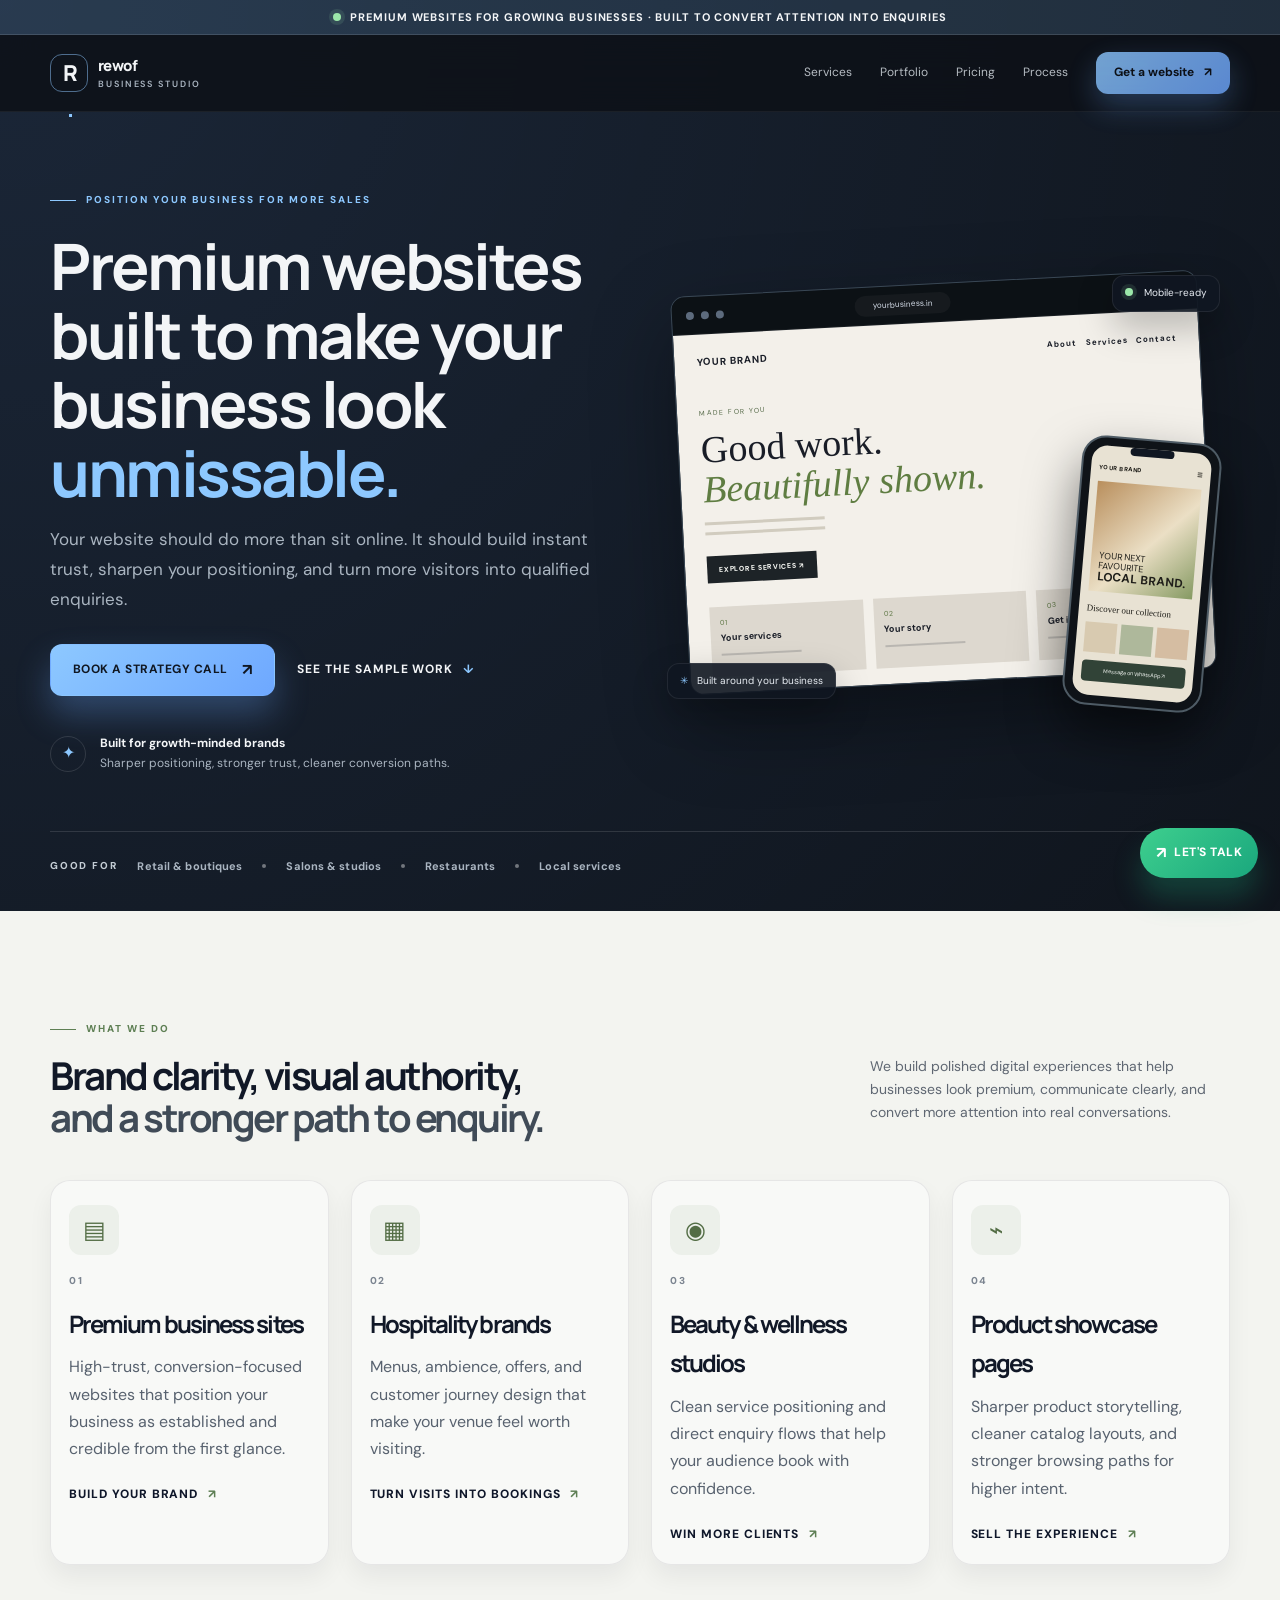
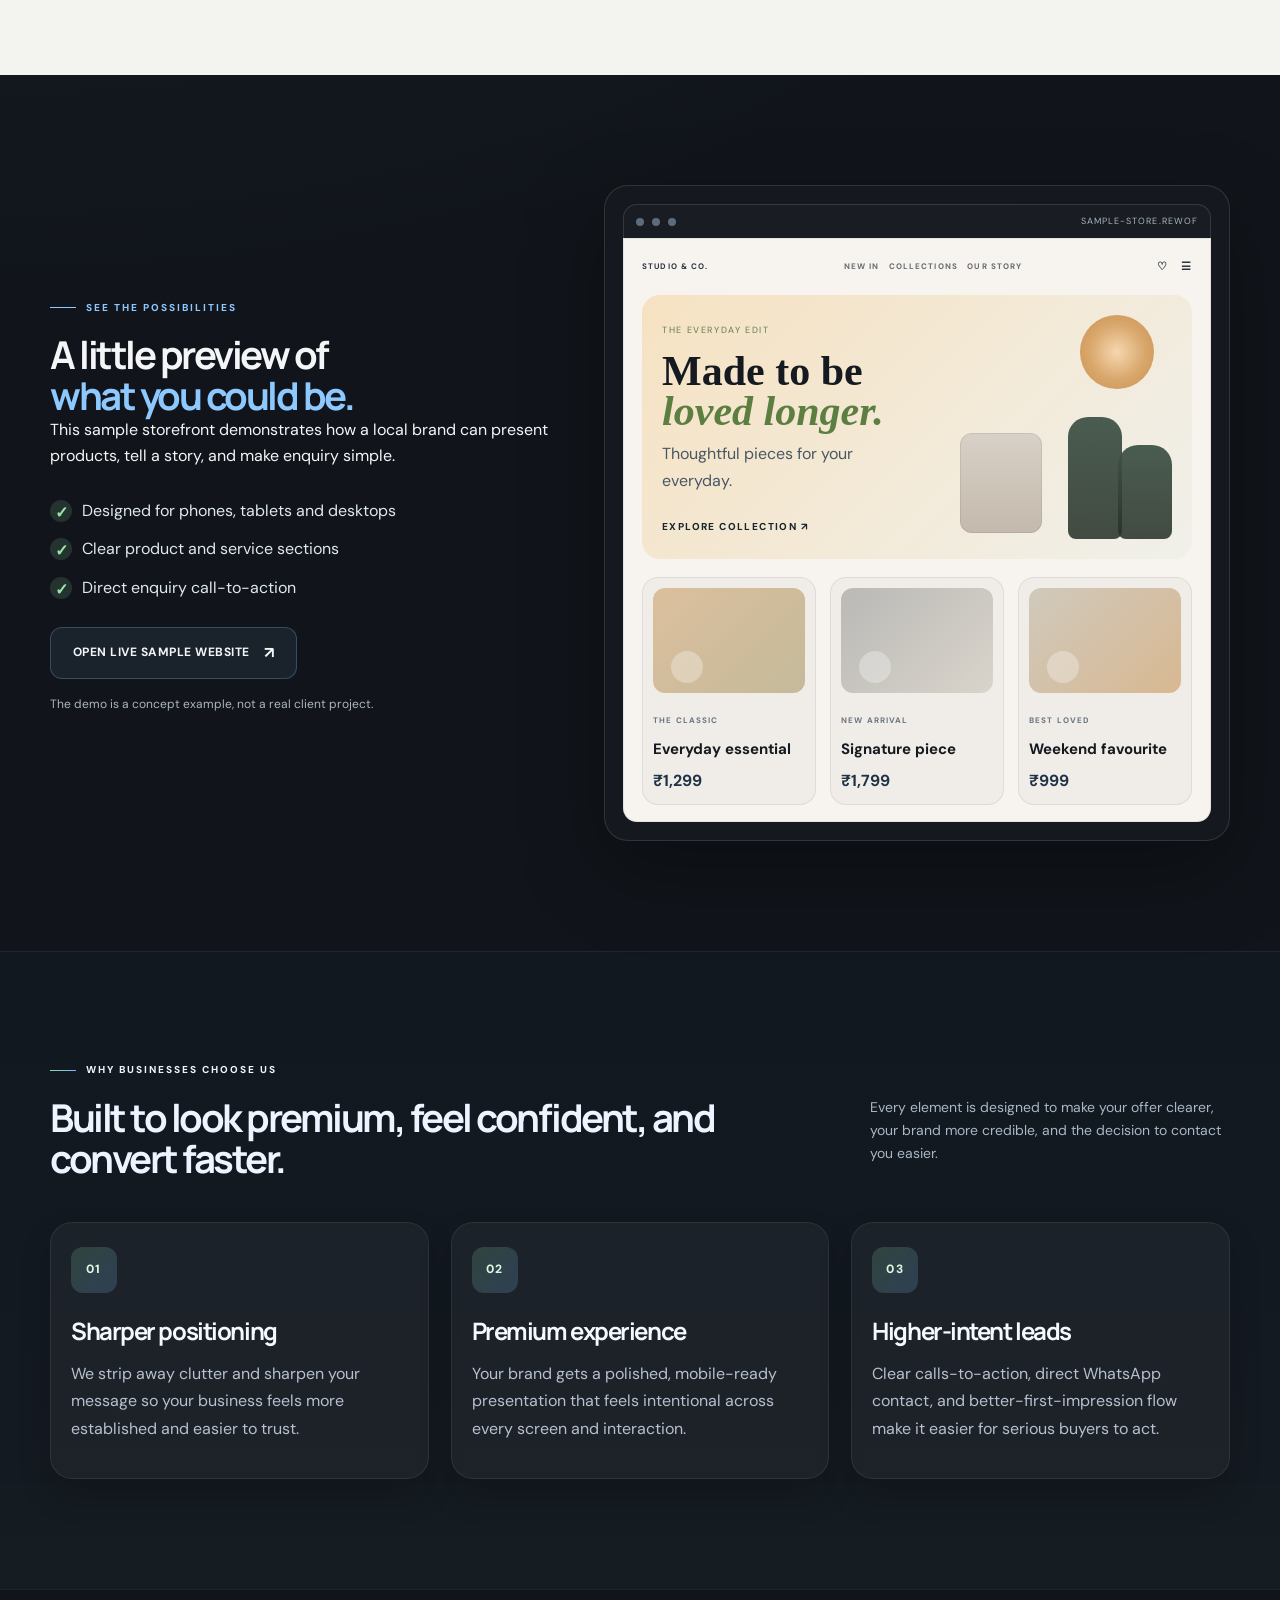
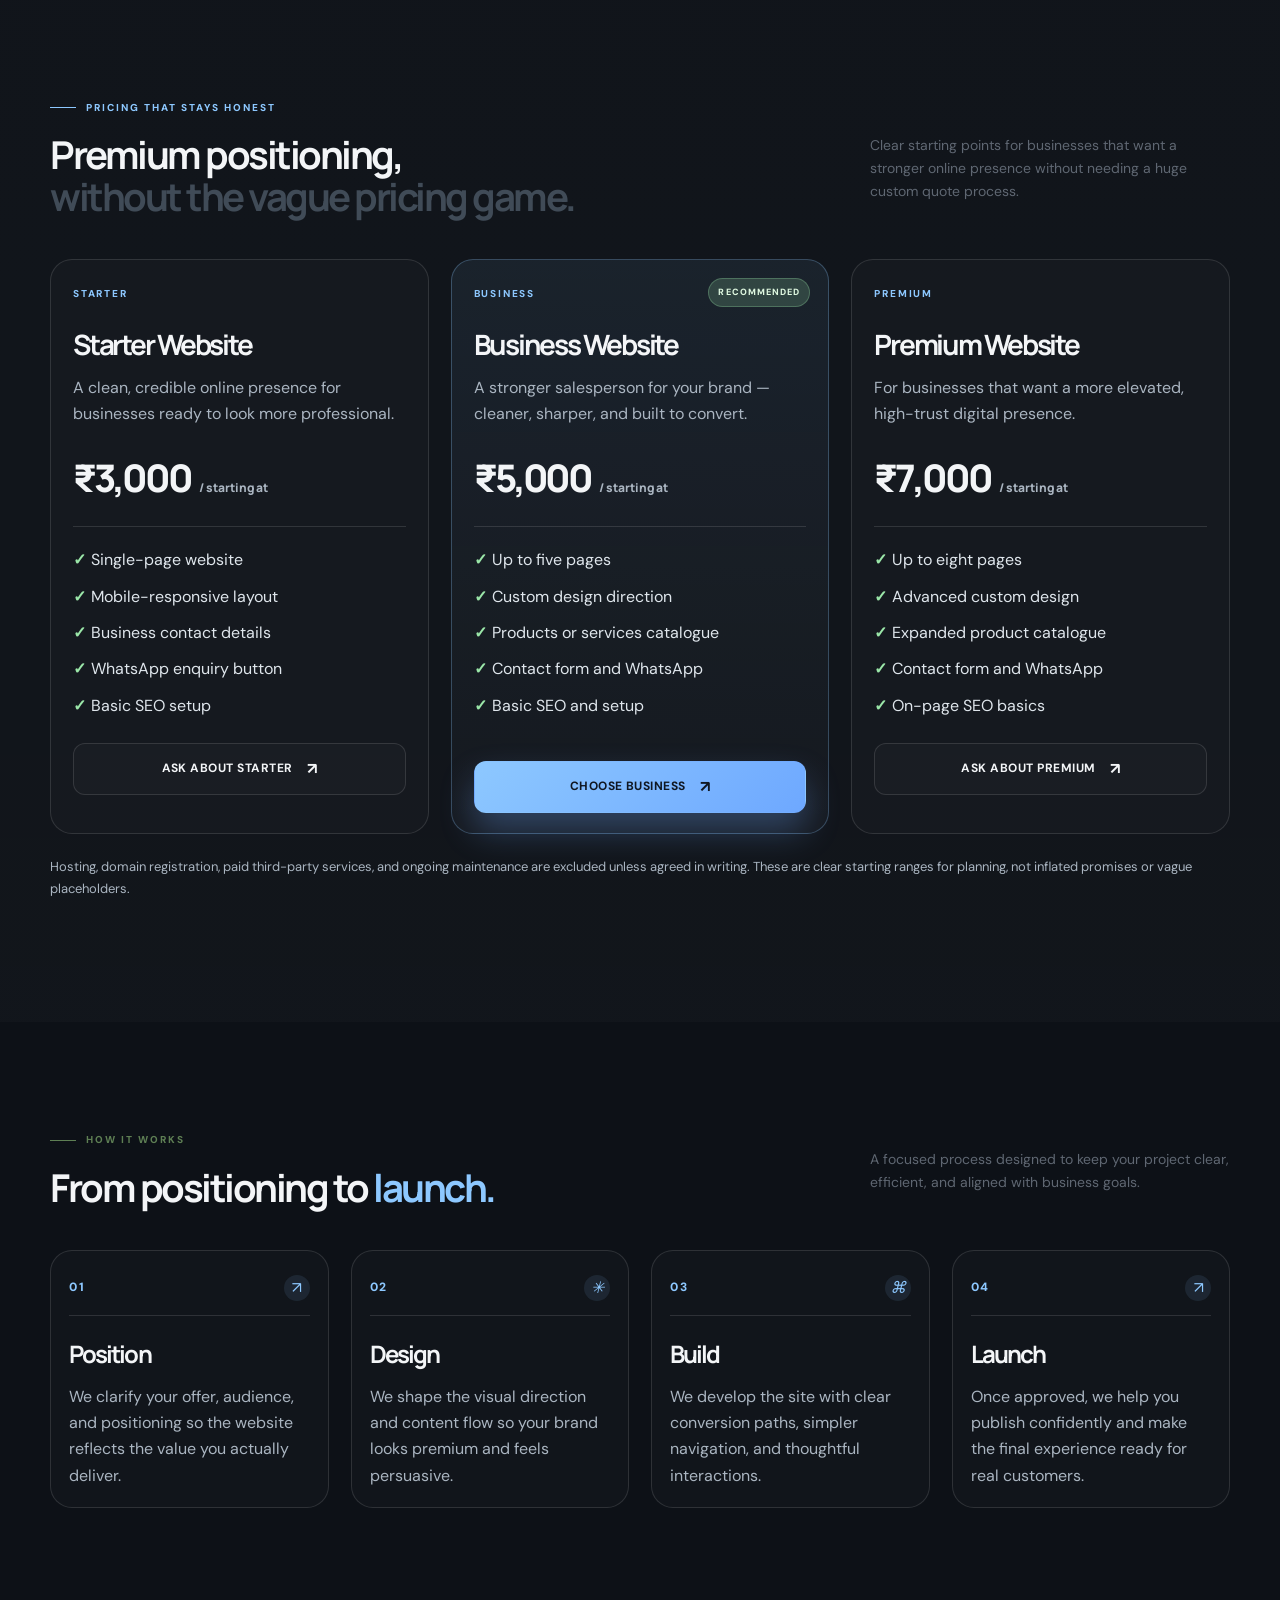
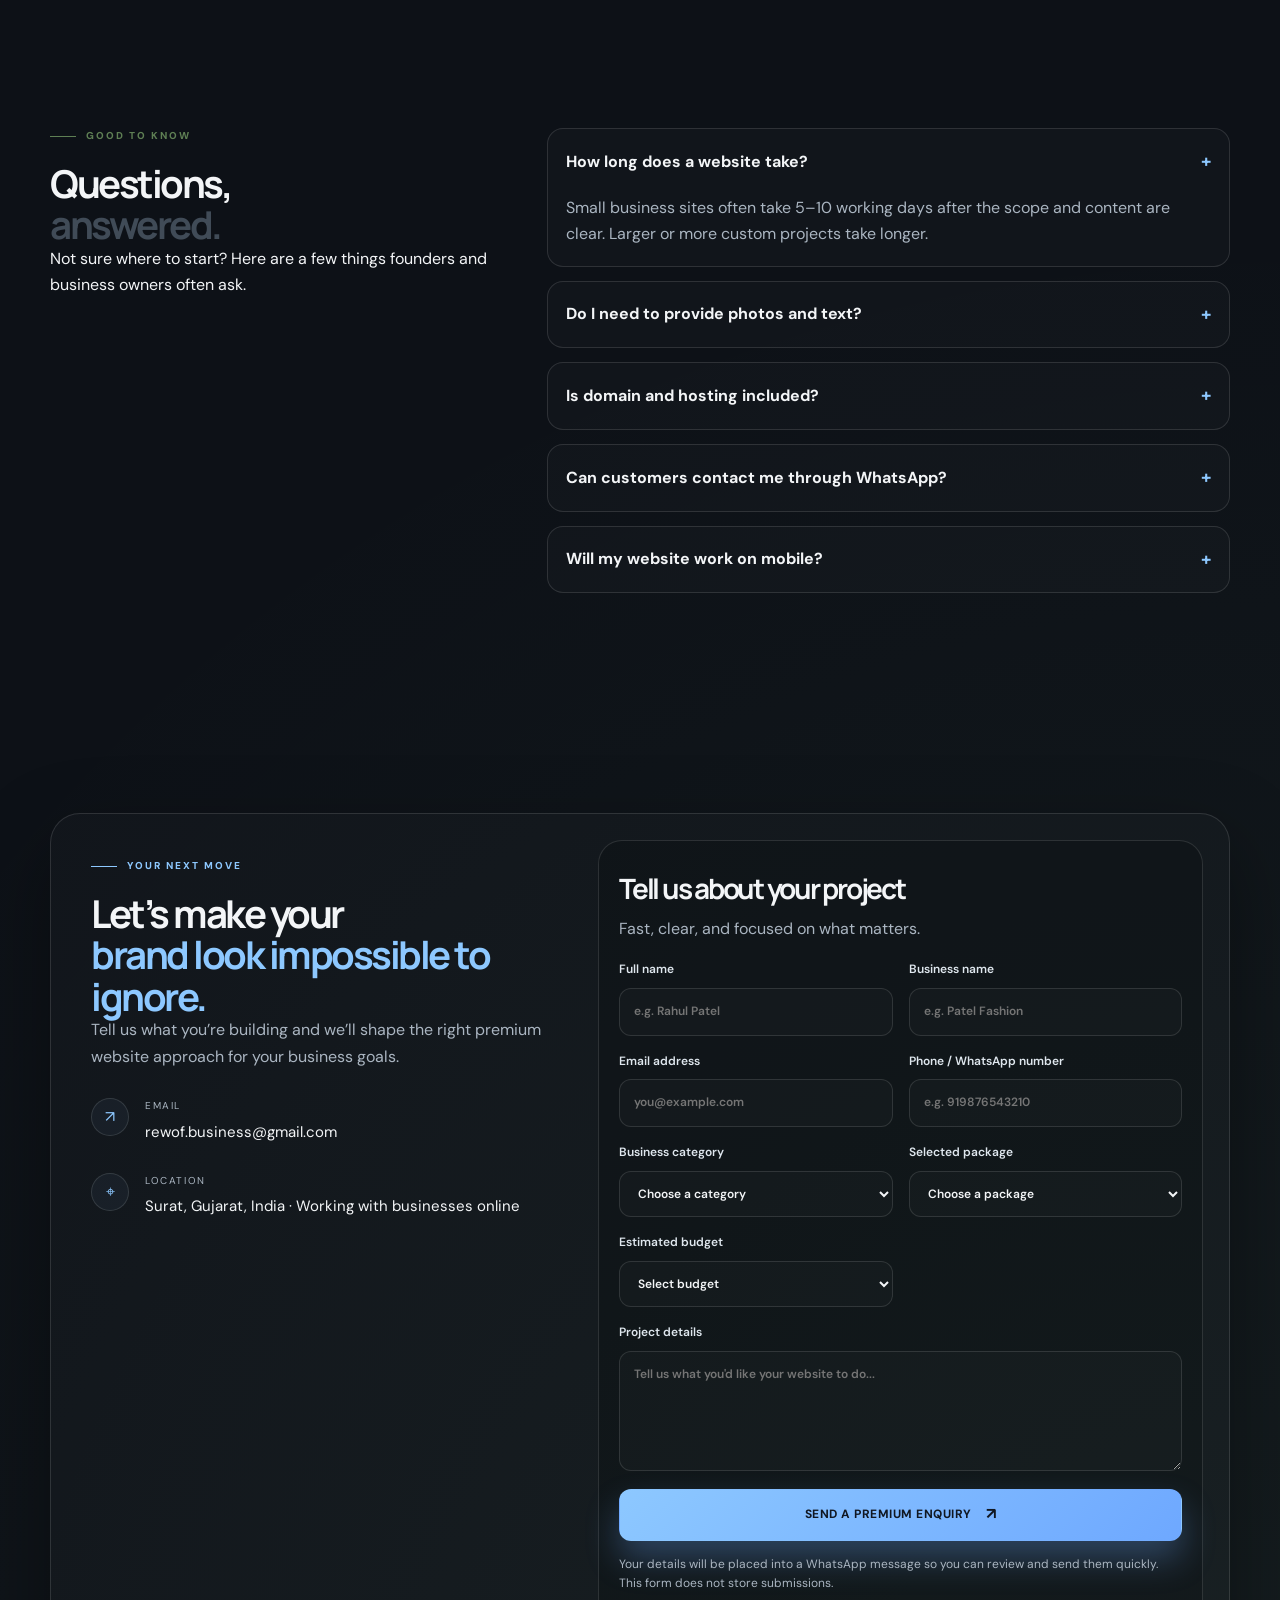
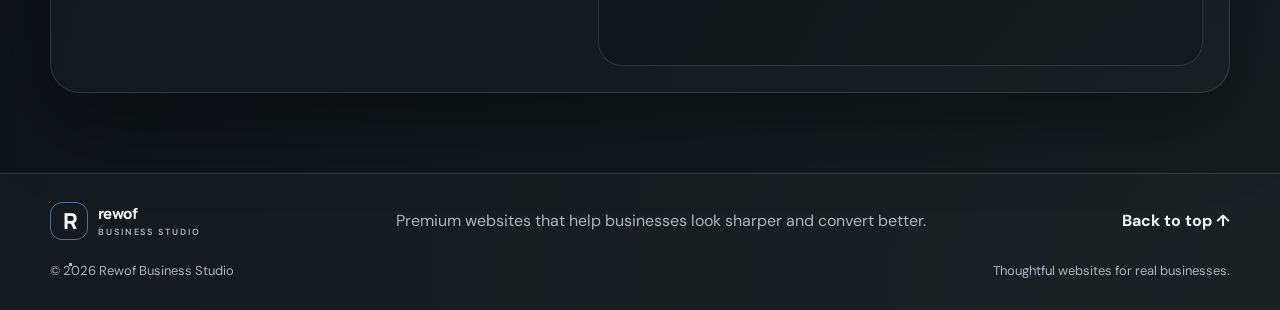
<file: index.html>
﻿<!doctype html>
<html lang="en">
  <head>
    <meta charset="utf-8">
    <meta name="viewport" content="width=device-width, initial-scale=1">
    <meta name="theme-color" content="#0d1117">
    <meta name="description" content="Rewof Business Studio creates premium, conversion-focused websites for local businesses and service brands that want a stronger digital presence.">
    <title>Rewof Business Studio | Websites That Help Businesses Grow</title>
    <link rel="icon" href="assets/favicon.svg" type="image/svg+xml">
    <link rel="preconnect" href="https://fonts.googleapis.com">
    <link rel="preconnect" href="https://fonts.gstatic.com" crossorigin>
    <link href="https://fonts.googleapis.com/css2?family=DM+Sans:wght@400;500;600;700&family=Manrope:wght@400;500;600;700;800&display=swap" rel="stylesheet">
    <link rel="stylesheet" href="styles.css">
    <script src="script.js" defer></script>
  </head>
  <body>
    <div class="announcement">
      <span class="announcement-dot"></span>
      Premium websites for growing businesses · Built to convert attention into enquiries
    </div>

    <header class="site-header" id="top">
      <div class="container nav-wrap">
        <a class="brand" href="#top" aria-label="Rewof Business Studio home">
          <span class="brand-mark">R<span>.</span></span>
          <span class="brand-name">rewof<span>business studio</span></span>
        </a>

        <button class="menu-toggle" id="menuToggle" aria-label="Open navigation" aria-expanded="false">
          <span></span><span></span>
        </button>

        <nav class="main-nav" id="mainNav" aria-label="Main navigation">
          <a href="#services">Services</a>
          <a href="#work">Portfolio</a>
          <a href="#pricing">Pricing</a>
          <a href="#process">Process</a>
          <a class="nav-cta" href="#contact">Get a website <span>↗</span></a>
        </nav>
      </div>
    </header>

    <main>
      <section class="hero section">
        <div class="container hero-grid">
          <div class="hero-copy reveal">
            <div class="eyebrow"><span class="eyebrow-line"></span> POSITION YOUR BUSINESS FOR MORE SALES</div>
            <h1>Premium websites built to make your business look <span class="gradient-text">unmissable.</span></h1>
            <p class="hero-lede">Your website should do more than sit online. It should build instant trust, sharpen your positioning, and turn more visitors into qualified enquiries.</p>

            <div class="hero-actions">
              <a class="button button-primary" href="#contact">Book a strategy call <span>↗</span></a>
              <a class="text-link" href="#work">See the sample work <span>↓</span></a>
            </div>

            <div class="hero-proof">
              <div class="proof-icon">✦</div>
              <p><strong>Built for growth-minded brands</strong><br><span>Sharper positioning, stronger trust, cleaner conversion paths.</span></p>
            </div>
          </div>

          <div class="hero-visual reveal" aria-label="Preview of a modern business website design">
            <div class="visual-glow"></div>
            <div class="floating-tag tag-top"><span class="tag-dot"></span> Mobile-ready</div>

            <div class="browser-card">
              <div class="browser-bar">
                <span></span><span></span><span></span>
                <div class="browser-address">yourbusiness.in</div>
              </div>

              <div class="mock-site">
                <div class="mock-nav"><b>YOUR BRAND</b><span>About &nbsp; Services &nbsp; Contact</span></div>
                <div class="mock-hero">
                  <div class="mock-kicker">MADE FOR YOU</div>
                  <div class="mock-heading">Good work.<br><em>Beautifully shown.</em></div>
                  <div class="mock-lines"><i></i><i></i></div>
                  <div class="mock-button">Explore services ↗</div>
                </div>
                <div class="mock-cards">
                  <div><span>01</span><b>Your services</b><i></i></div>
                  <div><span>02</span><b>Your story</b><i></i></div>
                  <div><span>03</span><b>Get in touch</b><i></i></div>
                </div>
              </div>
            </div>

            <div class="phone-card">
              <div class="phone-notch"></div>
              <div class="phone-screen">
                <div class="phone-brand">YOUR BRAND <span>☰</span></div>
                <div class="phone-image"><span>YOUR NEXT<br>FAVOURITE<br><b>LOCAL BRAND.</b></span></div>
                <div class="phone-small-title">Discover our collection</div>
                <div class="phone-product-row"><i></i><i></i><i></i></div>
                <div class="phone-wa">Message on WhatsApp ↗</div>
              </div>
            </div>

            <div class="floating-tag tag-bottom"><span>✳</span> Built around your business</div>
          </div>
        </div>

        <div class="container hero-bottom">
          <span>GOOD FOR</span>
          <b>Retail & boutiques</b><i></i>
          <b>Salons & studios</b><i></i>
          <b>Restaurants</b><i></i>
          <b>Local services</b>
        </div>
      </section>

      <section class="section services-section" id="services">
        <div class="container">
          <div class="section-heading reveal">
            <div>
              <div class="eyebrow"><span class="eyebrow-line"></span> WHAT WE DO</div>
              <h2>Brand clarity, visual authority,<br><span class="muted-heading">and a stronger path to enquiry.</span></h2>
            </div>
            <p>We build polished digital experiences that help businesses look premium, communicate clearly, and convert more attention into real conversations.</p>
          </div>

          <div class="service-grid">
            <article class="service-card reveal">
              <div class="service-icon">▤</div>
              <div class="service-number">01</div>
              <h3>Premium business sites</h3>
              <p>High-trust, conversion-focused websites that position your business as established and credible from the first glance.</p>
              <a href="#contact">Build your brand <span>↗</span></a>
            </article>

            <article class="service-card reveal">
              <div class="service-icon">▦</div>
              <div class="service-number">02</div>
              <h3>Hospitality brands</h3>
              <p>Menus, ambience, offers, and customer journey design that make your venue feel worth visiting.</p>
              <a href="#contact">Turn visits into bookings <span>↗</span></a>
            </article>

            <article class="service-card reveal">
              <div class="service-icon">◉</div>
              <div class="service-number">03</div>
              <h3>Beauty & wellness studios</h3>
              <p>Clean service positioning and direct enquiry flows that help your audience book with confidence.</p>
              <a href="#contact">Win more clients <span>↗</span></a>
            </article>

            <article class="service-card reveal">
              <div class="service-icon">⌁</div>
              <div class="service-number">04</div>
              <h3>Product showcase pages</h3>
              <p>Sharper product storytelling, cleaner catalog layouts, and stronger browsing paths for higher intent.</p>
              <a href="#contact">Sell the experience <span>↗</span></a>
            </article>
          </div>
        </div>
      </section>

      <section class="section demo-section" id="work">
        <div class="container demo-grid">
          <div class="demo-copy reveal">
            <div class="eyebrow"><span class="eyebrow-line"></span> SEE THE POSSIBILITIES</div>
            <h2>A little preview of<br><span class="gradient-text">what you could be.</span></h2>
            <p>This sample storefront demonstrates how a local brand can present products, tell a story, and make enquiry simple.</p>

            <ul class="check-list">
              <li><span>✓</span> Designed for phones, tablets and desktops</li>
              <li><span>✓</span> Clear product and service sections</li>
              <li><span>✓</span> Direct enquiry call-to-action</li>
            </ul>

            <a class="button button-secondary" href="demo.html">Open live sample website <span>↗</span></a>
            <p class="micro-note">The demo is a concept example, not a real client project.</p>
          </div>

          <div class="demo-preview reveal">
            <div class="demo-browser-top"><span></span><span></span><span></span><small>sample-store.rewof</small></div>
            <div class="demo-shop">
              <div class="shop-nav"><b>STUDIO & CO.</b><span>NEW IN &nbsp; COLLECTIONS &nbsp; OUR STORY</span><strong>♡ &nbsp; ☰</strong></div>
              <div class="shop-banner">
                <div>
                  <small>THE EVERYDAY EDIT</small>
                  <h3>Made to be<br><i>loved longer.</i></h3>
                  <p>Thoughtful pieces for your everyday.</p>
                  <a href="demo.html">EXPLORE COLLECTION ↗</a>
                </div>
                <div class="shop-art">
                  <div class="art-sun"></div>
                  <div class="art-vase vase-one"></div>
                  <div class="art-vase vase-two"></div>
                  <div class="art-book"></div>
                </div>
              </div>

              <div class="shop-products">
                <div class="shop-product"><div class="product-art art-a"><span></span></div><small>THE CLASSIC</small><b>Everyday essential</b><i>₹1,299</i></div>
                <div class="shop-product"><div class="product-art art-b"><span></span></div><small>NEW ARRIVAL</small><b>Signature piece</b><i>₹1,799</i></div>
                <div class="shop-product"><div class="product-art art-c"><span></span></div><small>BEST LOVED</small><b>Weekend favourite</b><i>₹999</i></div>
              </div>
            </div>
          </div>
        </div>
      </section>

      <section class="section trust-section">
        <div class="container">
          <div class="section-heading reveal">
            <div>
              <div class="eyebrow"><span class="eyebrow-line"></span> WHY BUSINESSES CHOOSE US</div>
              <h2>Built to look premium, feel confident, and convert faster.</h2>
            </div>
            <p>Every element is designed to make your offer clearer, your brand more credible, and the decision to contact you easier.</p>
          </div>

          <div class="trust-grid">
            <article class="trust-card reveal">
              <div class="trust-icon">01</div>
              <h3>Sharper positioning</h3>
              <p>We strip away clutter and sharpen your message so your business feels more established and easier to trust.</p>
            </article>
            <article class="trust-card reveal">
              <div class="trust-icon">02</div>
              <h3>Premium experience</h3>
              <p>Your brand gets a polished, mobile-ready presentation that feels intentional across every screen and interaction.</p>
            </article>
            <article class="trust-card reveal">
              <div class="trust-icon">03</div>
              <h3>Higher-intent leads</h3>
              <p>Clear calls-to-action, direct WhatsApp contact, and better-first-impression flow make it easier for serious buyers to act.</p>
            </article>
          </div>
        </div>
      </section>

      <section class="section pricing-section" id="pricing">
        <div class="container">
          <div class="section-heading pricing-heading reveal">
            <div>
              <div class="eyebrow"><span class="eyebrow-line"></span> PRICING THAT STAYS HONEST</div>
              <h2>Premium positioning,<br><span class="muted-heading">without the vague pricing game.</span></h2>
            </div>
            <p>Clear starting points for businesses that want a stronger online presence without needing a huge custom quote process.</p>
          </div>

          <div class="pricing-grid">
            <article class="price-card reveal">
              <div class="price-label">STARTER</div>
              <h3>Starter Website</h3>
              <p class="price-desc">A clean, credible online presence for businesses ready to look more professional.</p>
              <div class="price">₹3,000 <span>/ starting at</span></div>
              <div class="price-rule"></div>
              <ul>
                <li>Single-page website</li>
                <li>Mobile-responsive layout</li>
                <li>Business contact details</li>
                <li>WhatsApp enquiry button</li>
                <li>Basic SEO setup</li>
              </ul>
              <a class="button button-outline" href="#contact" data-package="Starter Website">Ask about Starter <span>↗</span></a>
            </article>

            <article class="price-card featured reveal">
              <div class="popular-pill">RECOMMENDED</div>
              <div class="price-label">BUSINESS</div>
              <h3>Business Website</h3>
              <p class="price-desc">A stronger salesperson for your brand — cleaner, sharper, and built to convert.</p>
              <div class="price">₹5,000 <span>/ starting at</span></div>
              <div class="price-rule"></div>
              <ul>
                <li>Up to five pages</li>
                <li>Custom design direction</li>
                <li>Products or services catalogue</li>
                <li>Contact form and WhatsApp</li>
                <li>Basic SEO and setup</li>
              </ul>
              <a class="button button-primary full-button" href="#contact" data-package="Business Website">Choose Business <span>↗</span></a>
            </article>

            <article class="price-card reveal">
              <div class="price-label">PREMIUM</div>
              <h3>Premium Website</h3>
              <p class="price-desc">For businesses that want a more elevated, high-trust digital presence.</p>
              <div class="price">₹7,000 <span>/ starting at</span></div>
              <div class="price-rule"></div>
              <ul>
                <li>Up to eight pages</li>
                <li>Advanced custom design</li>
                <li>Expanded product catalogue</li>
                <li>Contact form and WhatsApp</li>
                <li>On-page SEO basics</li>
              </ul>
              <a class="button button-outline" href="#contact" data-package="Premium Website">Ask about Premium <span>↗</span></a>
            </article>
          </div>

          <p class="pricing-footnote">Hosting, domain registration, paid third-party services, and ongoing maintenance are excluded unless agreed in writing. These are clear starting ranges for planning, not inflated promises or vague placeholders.</p>
        </div>
      </section>

      <section class="section process-section" id="process">
        <div class="container">
          <div class="section-heading reveal">
            <div>
              <div class="eyebrow"><span class="eyebrow-line"></span> HOW IT WORKS</div>
              <h2>From positioning to <span class="gradient-text">launch.</span></h2>
            </div>
            <p>A focused process designed to keep your project clear, efficient, and aligned with business goals.</p>
          </div>

          <div class="process-grid">
            <div class="process-step reveal">
              <div class="step-top"><span>01</span><i>↗</i></div>
              <h3>Position</h3>
              <p>We clarify your offer, audience, and positioning so the website reflects the value you actually deliver.</p>
            </div>
            <div class="process-step reveal">
              <div class="step-top"><span>02</span><i>✳</i></div>
              <h3>Design</h3>
              <p>We shape the visual direction and content flow so your brand looks premium and feels persuasive.</p>
            </div>
            <div class="process-step reveal">
              <div class="step-top"><span>03</span><i>⌘</i></div>
              <h3>Build</h3>
              <p>We develop the site with clear conversion paths, simpler navigation, and thoughtful interactions.</p>
            </div>
            <div class="process-step reveal">
              <div class="step-top"><span>04</span><i>↗</i></div>
              <h3>Launch</h3>
              <p>Once approved, we help you publish confidently and make the final experience ready for real customers.</p>
            </div>
          </div>
        </div>
      </section>

      <section class="section faq-section">
        <div class="container faq-grid">
          <div class="faq-intro reveal">
            <div class="eyebrow"><span class="eyebrow-line"></span> GOOD TO KNOW</div>
            <h2>Questions, <span class="muted-heading">answered.</span></h2>
            <p>Not sure where to start? Here are a few things founders and business owners often ask.</p>
          </div>

          <div class="faq-list reveal">
            <details open>
              <summary>How long does a website take? <span>+</span></summary>
              <p>Small business sites often take 5–10 working days after the scope and content are clear. Larger or more custom projects take longer.</p>
            </details>
            <details>
              <summary>Do I need to provide photos and text? <span>+</span></summary>
              <p>Business details, photos, product names, and service information help us build the site accurately. We can also guide content structure if needed.</p>
            </details>
            <details>
              <summary>Is domain and hosting included? <span>+</span></summary>
              <p>Not by default. We explain domain, hosting, and recurring costs before work begins so the quote is fair and transparent.</p>
            </details>
            <details>
              <summary>Can customers contact me through WhatsApp? <span>+</span></summary>
              <p>Yes. We can add WhatsApp call-to-action buttons with prefilled messages for quick, direct enquiries.</p>
            </details>
            <details>
              <summary>Will my website work on mobile? <span>+</span></summary>
              <p>Yes. Every site is designed mobile-first and tested across common phone, tablet, and desktop layouts.</p>
            </details>
          </div>
        </div>
      </section>

      <section class="section contact-section" id="contact">
        <div class="container contact-panel">
          <div class="contact-copy reveal">
            <div class="eyebrow"><span class="eyebrow-line"></span> YOUR NEXT MOVE</div>
            <h2>Let’s make your<br><span class="gradient-text">brand look impossible to ignore.</span></h2>
            <p>Tell us what you’re building and we’ll shape the right premium website approach for your business goals.</p>

            <div class="contact-detail">
              <span class="contact-detail-icon">↗</span>
              <div>
                <small>EMAIL</small>
                <a href="mailto:rewof.business@gmail.com" id="emailLink">rewof.business@gmail.com</a>
              </div>
            </div>

            <div class="contact-detail">
              <span class="contact-detail-icon">⌖</span>
              <div>
                <small>LOCATION</small>
                <p>Surat, Gujarat, India · Working with businesses online</p>
              </div>
            </div>
          </div>

          <form class="contact-form reveal" id="contactForm" novalidate>
            <div class="form-heading">
              <h3>Tell us about your project</h3>
              <p>Fast, clear, and focused on what matters.</p>
            </div>

            <div class="field-grid">
              <label for="name">Full name<input id="name" name="name" type="text" autocomplete="name" placeholder="e.g. Rahul Patel" required></label>
              <label for="business">Business name<input id="business" name="business" type="text" placeholder="e.g. Patel Fashion" required></label>
              <label for="email">Email address<input id="email" name="email" type="email" autocomplete="email" placeholder="you@example.com" required></label>
              <label for="phone">Phone / WhatsApp number<input id="phone" name="phone" type="tel" autocomplete="tel" placeholder="e.g. 919876543210" required></label>
              <label for="businessType">Business category<select id="businessType" name="businessType" required><option value="">Choose a category</option><option value="Retail / Boutique">Retail / Boutique</option><option value="Salon / Beauty">Salon / Beauty</option><option value="Restaurant / Cafe">Restaurant / Cafe</option><option value="Professional Service">Professional Service</option><option value="Education / Coaching">Education / Coaching</option><option value="Automotive / Garage">Automotive / Garage</option><option value="Other">Other</option></select></label>
              <label for="package">Selected package<select id="package" name="package" required><option value="">Choose a package</option><option value="Starter Website">Starter Website</option><option value="Business Website">Business Website</option><option value="Premium Website">Premium Website</option><option value="Website Refresh">Website Refresh</option><option value="Not sure yet">Not sure yet</option></select></label>
              <label for="budget">Estimated budget<select id="budget" name="budget" required><option value="">Select budget</option><option value="Below ₹3,000">Below ₹3,000</option><option value="₹3,000 - ₹5,000">₹3,000 - ₹5,000</option><option value="₹5,000 - ₹8,000">₹5,000 - ₹8,000</option><option value="₹8,000+">₹8,000+</option></select></label>
              <label class="full-width" for="message">Project details<textarea id="message" name="message" rows="4" placeholder="Tell us what you'd like your website to do..." required></textarea></label>
            </div>

            <button class="button button-primary full-button" type="submit">Send a premium enquiry <span>↗</span></button>
            <p class="form-note">Your details will be placed into a WhatsApp message so you can review and send them quickly. This form does not store submissions.</p>
            <p class="form-status" id="formStatus" role="status" aria-live="polite"></p>
          </form>
        </div>
      </section>
    </main>

    <footer class="site-footer">
      <div class="container footer-top">
        <a class="brand" href="#top"><span class="brand-mark">R<span>.</span></span><span class="brand-name">rewof<span>business studio</span></span></a>
        <p>Premium websites that help businesses look sharper and convert better.</p>
        <a href="#top" class="back-top">Back to top ↑</a>
      </div>
      <div class="container footer-bottom"><span>© <span id="year"></span> Rewof Business Studio</span><span>Thoughtful websites for real businesses.</span></div>
    </footer>

    <a class="floating-whatsapp" id="floatingWhatsApp" href="#contact" aria-label="Contact Rewof Business Studio">↗<span>Let's talk</span></a>
  </body>
</html>
</file>
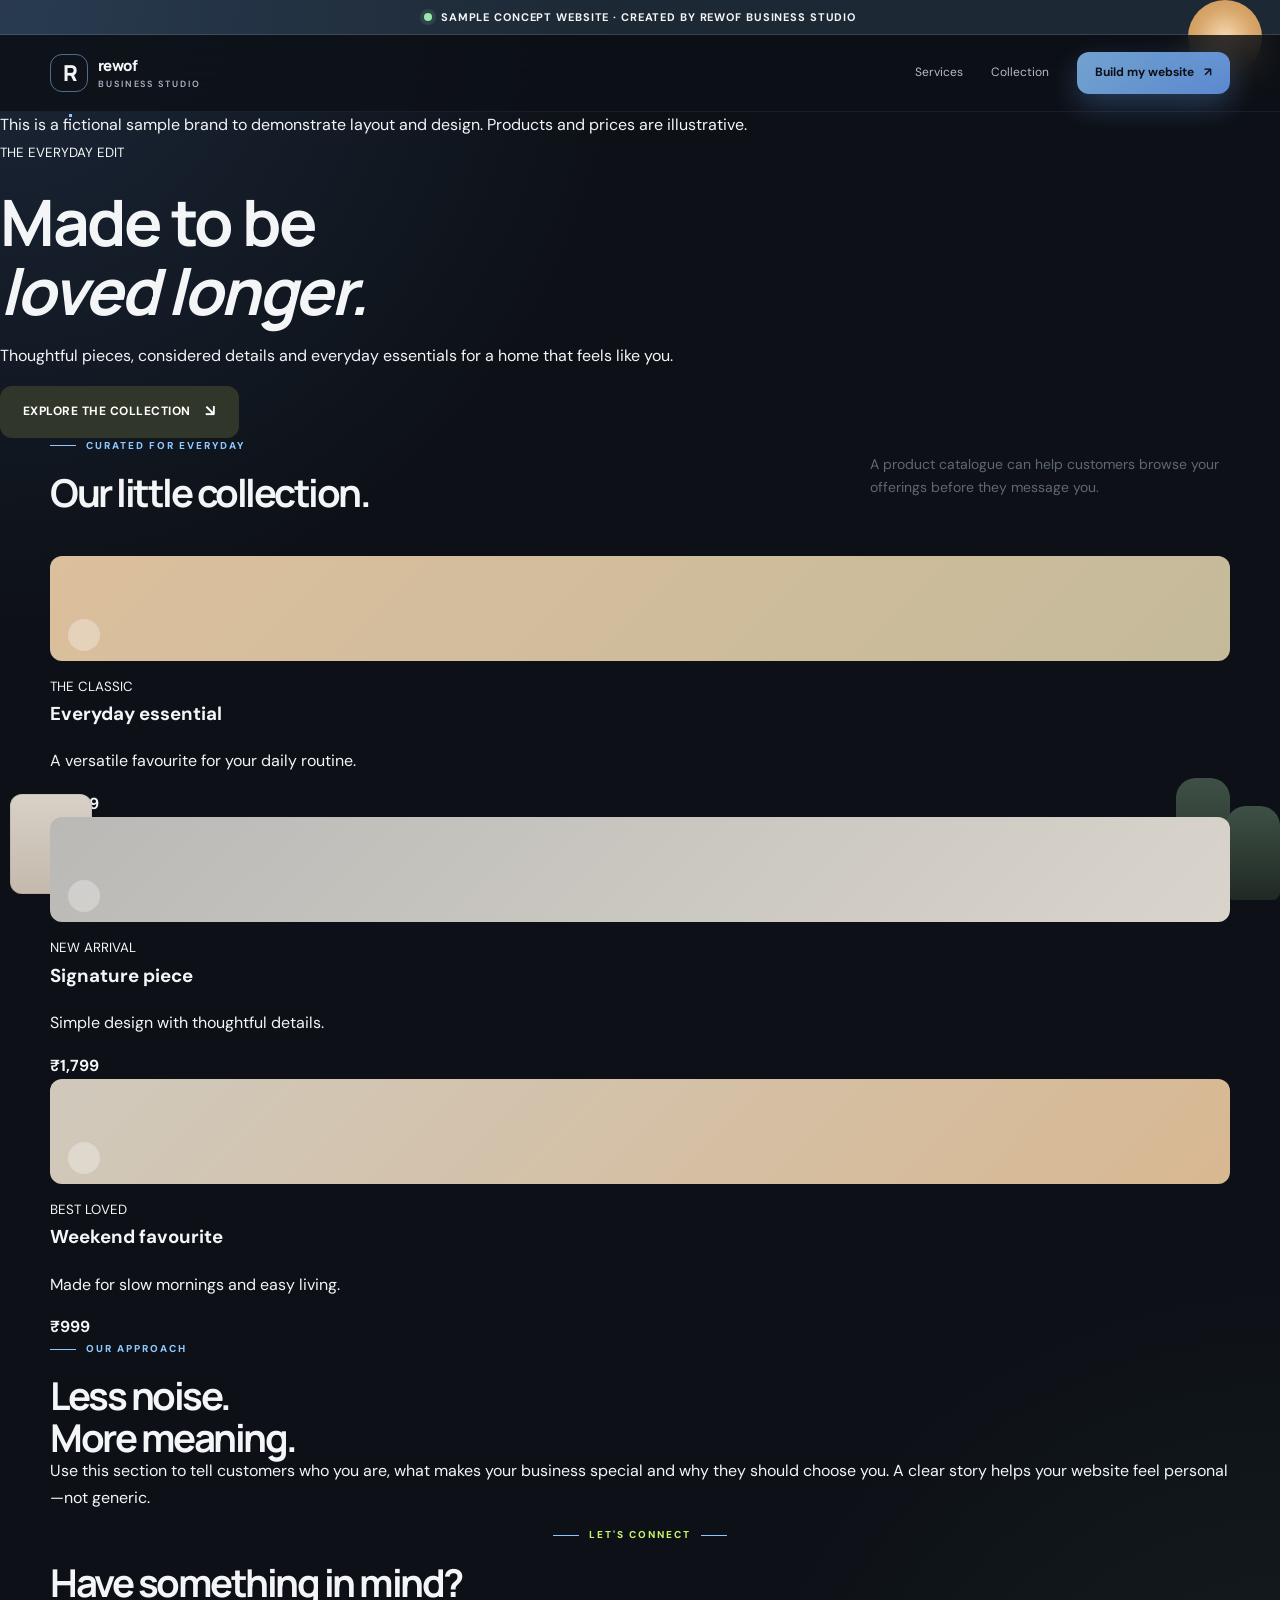
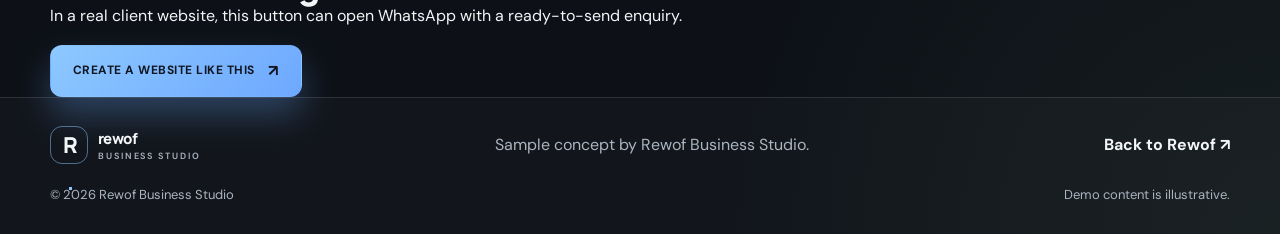
<file: demo.html>
<!doctype html>
<html lang="en">
<head>
  <meta charset="utf-8">
  <meta name="viewport" content="width=device-width, initial-scale=1">
  <meta name="theme-color" content="#101113">
  <meta name="description" content="A sample storefront concept by Rewof Business Studio.">
  <title>Studio & Co. — Sample Storefront | Rewof</title>
  <link rel="icon" href="assets/favicon.svg" type="image/svg+xml">
  <link rel="preconnect" href="https://fonts.googleapis.com">
  <link rel="preconnect" href="https://fonts.gstatic.com" crossorigin>
  <link href="https://fonts.googleapis.com/css2?family=DM+Sans:wght@400;500;600;700&family=Manrope:wght@400;500;600;700;800&display=swap" rel="stylesheet">
  <link rel="stylesheet" href="styles.css">
  <script src="script.js" defer></script>
</head>
<body class="demo-page">
  <div class="announcement"><span class="announcement-dot"></span> SAMPLE CONCEPT WEBSITE · CREATED BY REWOF BUSINESS STUDIO</div>
  <header class="site-header"><div class="container nav-wrap"><a class="brand" href="index.html"><span class="brand-mark">R<span>.</span></span><span class="brand-name">rewof<span>business studio</span></span></a><nav class="main-nav" id="mainNav"><a href="index.html#services">Services</a><a href="#collection">Collection</a><a class="nav-cta" href="index.html#contact">Build my website <span>↗</span></a></nav><button class="menu-toggle" id="menuToggle" aria-label="Open navigation" aria-expanded="false"><span></span><span></span></button></div></header>
  <div class="demo-notice">This is a fictional sample brand to demonstrate layout and design. Products and prices are illustrative.</div>
  <main>
    <section class="sample-hero">
      <div class="sample-hero-copy"><small>THE EVERYDAY EDIT</small><h1>Made to be<br><em>loved longer.</em></h1><p>Thoughtful pieces, considered details and everyday essentials for a home that feels like you.</p><a class="button" style="background:#30372a;color:#fff" href="#collection">Explore the collection <span>↘</span></a></div>
      <div class="sample-hero-art"><div class="art-sun"></div><div class="art-vase vase-one"></div><div class="art-vase vase-two"></div><div class="art-book"></div></div>
    </section>
    <section class="sample-products" id="collection"><div class="container"><div class="section-heading"><div><div class="eyebrow"><span class="eyebrow-line"></span> CURATED FOR EVERYDAY</div><h2>Our little collection.</h2></div><p>A product catalogue can help customers browse your offerings before they message you.</p></div>
      <div class="sample-product-grid">
        <article class="sample-product-card"><div class="product-art art-a"><span></span></div><small>THE CLASSIC</small><h3>Everyday essential</h3><p>A versatile favourite for your daily routine.</p><strong>₹1,299</strong></article>
        <article class="sample-product-card"><div class="product-art art-b"><span></span></div><small>NEW ARRIVAL</small><h3>Signature piece</h3><p>Simple design with thoughtful details.</p><strong>₹1,799</strong></article>
        <article class="sample-product-card"><div class="product-art art-c"><span></span></div><small>BEST LOVED</small><h3>Weekend favourite</h3><p>Made for slow mornings and easy living.</p><strong>₹999</strong></article>
      </div>
    </div></section>
    <section class="sample-story"><div class="container"><div><div class="eyebrow"><span class="eyebrow-line"></span> OUR APPROACH</div><h2>Less noise.<br>More meaning.</h2></div><p>Use this section to tell customers who you are, what makes your business special and why they should choose you. A clear story helps your website feel personal—not generic.</p></div></section>
    <section class="sample-cta"><div class="container"><div class="eyebrow" style="justify-content:center;color:#c7f36a"><span class="eyebrow-line"></span> LET'S CONNECT <span class="eyebrow-line"></span></div><h2>Have something in mind?</h2><p>In a real client website, this button can open WhatsApp with a ready-to-send enquiry.</p><a class="button button-primary" href="index.html#contact">Create a website like this <span>↗</span></a></div></section>
  </main>
  <footer class="site-footer"><div class="container footer-top"><a class="brand" href="index.html"><span class="brand-mark">R<span>.</span></span><span class="brand-name">rewof<span>business studio</span></span></a><p>Sample concept by Rewof Business Studio.</p><a href="index.html" class="back-top">Back to Rewof ↗</a></div><div class="container footer-bottom"><span>© <span id="year"></span> Rewof Business Studio</span><span>Demo content is illustrative.</span></div></footer>
</body>
</html>
</file>
<file: styles.css>
﻿/* Rewof Business Studio — premium dark visual system */
:root {
  --bg: #0d1117;
  --bg-soft: #111827;
  --panel: #141b25;
  --panel-strong: #1a2330;
  --panel-alt: #1d2733;
  --text: #f3f5f7;
  --muted: #aab5c1;
  --line: rgba(255,255,255,0.12);
  --accent: #8dc8ff;
  --accent-strong: #6ea8ff;
  --accent-soft: rgba(141, 200, 255, 0.12);
  --green: #9be7a9;
  --shadow: 0 30px 80px rgba(0,0,0,0.35);
  --radius: 20px;
  --container: 1180px;
  --serif: Georgia, "Times New Roman", serif;
  --sans: "DM Sans", sans-serif;
  --display: "Manrope", sans-serif;
}

* { box-sizing: border-box; }
html {
  scroll-behavior: smooth;
  scroll-padding-top: 100px;
}

body {
  margin: 0;
  background:
    radial-gradient(circle at top left, rgba(110,168,255,0.14), transparent 28%),
    radial-gradient(circle at bottom right, rgba(155,231,169,0.06), transparent 25%),
    var(--bg);
  color: var(--text);
  font-family: var(--sans);
  line-height: 1.65;
  -webkit-font-smoothing: antialiased;
}

a { color: inherit; text-decoration: none; }
button, input, textarea, select { font: inherit; }
button, a { -webkit-tap-highlight-color: transparent; }
::selection { background: var(--accent); color: #0d1117; }

img { max-width: 100%; display: block; }

.container { width: min(var(--container), calc(100% - 48px)); margin-inline: auto; }
.section { padding: 110px 0; }

.announcement {
  min-height: 34px;
  display: flex;
  align-items: center;
  justify-content: center;
  gap: 9px;
  padding: 8px 16px;
  background: rgba(141, 200, 255, 0.12);
  border-bottom: 1px solid var(--line);
  color: var(--text);
  font-size: 11px;
  font-weight: 700;
  letter-spacing: 0.08em;
  text-transform: uppercase;
  text-align: center;
}

.announcement-dot, .tag-dot {
  width: 8px;
  height: 8px;
  display: inline-block;
  border-radius: 50%;
  background: var(--green);
  box-shadow: 0 0 0 4px rgba(155,231,169,0.12);
}

.site-header {
  position: sticky;
  top: 0;
  z-index: 40;
  background: rgba(13,17,23,0.82);
  backdrop-filter: blur(18px);
  border-bottom: 1px solid rgba(255,255,255,0.06);
}

.nav-wrap {
  display: flex;
  align-items: center;
  justify-content: space-between;
  min-height: 76px;
}

.brand {
  display: inline-flex;
  align-items: center;
  gap: 10px;
}

.brand-mark {
  width: 38px;
  height: 38px;
  display: grid;
  place-items: center;
  border: 1px solid rgba(141,200,255,0.5);
  border-radius: 12px;
  font-family: var(--display);
  font-size: 22px;
  font-weight: 800;
  letter-spacing: -2px;
  color: var(--text);
}

.brand-mark span { color: var(--accent); }

.brand-name {
  font-family: var(--display);
  font-weight: 800;
  font-size: 15px;
  letter-spacing: -0.6px;
  line-height: 1.15;
}

.brand-name span {
  display: block;
  color: var(--muted);
  font-family: var(--sans);
  font-size: 9px;
  font-weight: 600;
  letter-spacing: 1.9px;
  text-transform: uppercase;
  margin-top: 4px;
}

.main-nav {
  display: flex;
  align-items: center;
  gap: 28px;
  font-size: 12px;
  color: #dfe6ec;
}

.main-nav > a {
  opacity: 0.8;
  transition: color 0.2s ease, opacity 0.2s ease;
}

.main-nav > a:hover, .text-link:hover {
  color: var(--accent);
  opacity: 1;
}

.nav-cta {
  display: inline-flex;
  align-items: center;
  justify-content: center;
  gap: 10px;
  padding: 11px 18px;
  border-radius: 12px;
  background: linear-gradient(135deg, var(--accent), var(--accent-strong));
  color: #0d1117;
  font-weight: 700;
  box-shadow: 0 12px 30px rgba(110,168,255,0.35);
}

.menu-toggle {
  display: none;
  width: 42px;
  height: 42px;
  border: 1px solid var(--line);
  background: rgba(255,255,255,0.02);
  border-radius: 12px;
  color: var(--text);
  cursor: pointer;
}

.menu-toggle span {
  display: block;
  width: 18px;
  height: 2px;
  background: currentColor;
  margin: 4px auto;
  border-radius: 2px;
}

.hero {
  overflow: hidden;
  padding-top: 80px;
  padding-bottom: 36px;
}

.hero-grid {
  display: grid;
  grid-template-columns: 1fr 1.04fr;
  align-items: center;
  gap: 56px;
}

.eyebrow {
  display: flex;
  align-items: center;
  gap: 10px;
  color: var(--accent);
  font-size: 10px;
  font-weight: 800;
  letter-spacing: 2px;
  text-transform: uppercase;
}

.eyebrow-line {
  width: 26px;
  height: 1px;
  background: var(--accent);
}

h1, h2, h3, p { margin-top: 0; }

h1, h2 { font-family: var(--display); letter-spacing: -2.5px; line-height: 1.08; }

h1 {
  font-size: clamp(42px, 5vw, 72px);
  margin: 22px 0 18px;
  max-width: 640px;
}

h2 {
  font-size: clamp(32px, 3vw, 50px);
  margin: 18px 0 0;
}

.gradient-text { color: var(--accent); }

.hero-lede {
  max-width: 560px;
  font-size: 17px;
  line-height: 1.75;
  color: var(--muted);
}

.hero-actions {
  display: flex;
  flex-wrap: wrap;
  align-items: center;
  gap: 22px;
  margin-top: 30px;
}

.button {
  display: inline-flex;
  justify-content: center;
  align-items: center;
  gap: 14px;
  min-height: 52px;
  padding: 0 22px;
  border: 1px solid transparent;
  border-radius: 12px;
  font-size: 12px;
  font-weight: 700;
  letter-spacing: 0.04em;
  text-transform: uppercase;
  transition: transform 0.2s ease, box-shadow 0.2s ease, border 0.2s ease;
  cursor: pointer;
}

.button:hover {
  transform: translateY(-2px);
}

.button-primary {
  background: linear-gradient(135deg, var(--accent), var(--accent-strong));
  color: #101722;
  box-shadow: 0 18px 34px rgba(110,168,255,0.3);
}

.button-secondary {
  background: rgba(141,200,255,0.08);
  border-color: rgba(141,200,255,0.25);
  color: var(--text);
}

.button-outline {
  width: 100%;
  background: rgba(255,255,255,0.02);
  border-color: rgba(255,255,255,0.12);
  color: var(--text);
}

.button span { font-size: 16px; }
.text-link {
  font-size: 12px;
  font-weight: 700;
  letter-spacing: 0.08em;
  text-transform: uppercase;
  color: var(--text);
}

.text-link span { padding-left: 6px; color: var(--accent); }

.hero-proof {
  display: flex;
  align-items: center;
  gap: 14px;
  margin-top: 38px;
}

.proof-icon {
  width: 36px;
  height: 36px;
  display: grid;
  place-items: center;
  border: 1px solid var(--line);
  border-radius: 50%;
  color: var(--accent);
}

.hero-proof p {
  margin: 0;
  font-size: 12px;
  line-height: 1.6;
  color: var(--muted);
}

.hero-proof strong { font-size: 12px; color: var(--text); }

.hero-visual {
  position: relative;
  min-height: 470px;
  display: flex;
  align-items: center;
  justify-content: center;
}

.visual-glow {
  position: absolute;
  width: 440px;
  height: 440px;
  border-radius: 50%;
  background: radial-gradient(circle, rgba(141,200,255,0.18), rgba(141,200,255,0) 68%);
}

.browser-card {
  position: relative;
  z-index: 1;
  width: min(92%, 580px);
  background: #1e252e;
  border: 1px solid #394754;
  border-radius: 14px;
  overflow: hidden;
  transform: rotate(-3deg);
  box-shadow: var(--shadow);
}

.browser-bar {
  height: 38px;
  display: flex;
  align-items: center;
  gap: 7px;
  padding: 0 14px;
  background: rgba(11,15,19,0.9);
  border-bottom: 1px solid rgba(255,255,255,0.05);
}

.browser-bar > span, .demo-browser-top > span {
  width: 8px;
  height: 8px;
  border-radius: 50%;
  background: #5d6b7d;
}

.browser-address {
  margin-left: 25%;
  padding: 4px 18px;
  border-radius: 999px;
  background: rgba(255,255,255,0.04);
  font-size: 8px;
  color: #d6deea;
}

.mock-site {
  min-height: 310px;
  padding: 20px 22px 16px;
  background: #f3f0ea;
  color: #191d27;
}

.mock-nav {
  display: flex;
  justify-content: space-between;
  align-items: center;
  font-size: 8px;
  letter-spacing: 0.12em;
  font-weight: 700;
}

.mock-nav b { font-size: 10px; }

.mock-hero {
  padding: 36px 0 24px;
}

.mock-kicker {
  font-size: 7px;
  letter-spacing: 0.2em;
  color: #586c4b;
}

.mock-heading {
  font-family: var(--serif);
  font-size: 38px;
  line-height: 1.05;
  margin: 12px 0;
}

.mock-heading em { color: #5f7d42; }

.mock-lines i {
  display: block;
  width: 120px;
  height: 3px;
  background: #d1ccbf;
  margin: 7px 0;
}

.mock-button {
  display: inline-block;
  margin-top: 14px;
  padding: 8px 12px;
  background: #1d2327;
  color: #f7f8f4;
  font-size: 7px;
  font-weight: 800;
  letter-spacing: 0.1em;
  text-transform: uppercase;
}

.mock-cards {
  display: grid;
  grid-template-columns: repeat(3, 1fr);
  gap: 10px;
}

.mock-cards > div {
  min-height: 70px;
  padding: 10px;
  background: #ddd8cf;
}

.mock-cards span {
  display: block;
  font-size: 7px;
  color: #5d7643;
}

.mock-cards b {
  display: block;
  margin-top: 2px;
  font-size: 9px;
}

.mock-cards i {
  display: block;
  width: 60%;
  height: 2px;
  background: rgba(25,29,39,0.18);
  margin-top: 8px;
}

.phone-card {
  position: absolute;
  right: 18px;
  bottom: 8px;
  z-index: 2;
  width: 140px;
  height: 270px;
  padding: 8px;
  border-radius: 24px;
  background: #0f1318;
  border: 2px solid #4e5b65;
  transform: rotate(5deg);
  box-shadow: 0 25px 50px rgba(0,0,0,0.5);
}

.phone-notch {
  position: absolute;
  left: calc(50% - 22px);
  top: 8px;
  width: 44px;
  height: 8px;
  border-radius: 8px;
  background: #101722;
}

.phone-screen {
  height: 100%;
  border-radius: 16px;
  padding: 18px 8px 10px;
  background: #e8e2d3;
  color: #201f1a;
  overflow: hidden;
}

.phone-brand {
  display: flex;
  align-items: center;
  justify-content: space-between;
  font-size: 6px;
  font-weight: 800;
  letter-spacing: 0.08em;
}

.phone-image {
  display: flex;
  align-items: flex-end;
  height: 110px;
  margin-top: 8px;
  padding: 8px;
  background: linear-gradient(135deg, #b98f5d, #ebdfc5 55%, #869a63);
}

.phone-image span {
  font-size: 9px;
  line-height: 1.05;
}

.phone-image b { font-size: 12px; }

.phone-small-title {
  margin-top: 10px;
  font-family: var(--serif);
  font-size: 9px;
}

.phone-product-row {
  display: flex;
  gap: 4px;
  margin-top: 6px;
}

.phone-product-row i {
  flex: 1;
  height: 30px;
  background: #d8cab0;
}

.phone-product-row i:nth-child(2) { background: #aeb89b; }
.phone-product-row i:nth-child(3) { background: #d5bda2; }

.phone-wa {
  margin-top: 8px;
  padding: 6px 2px;
  border-radius: 4px;
  background: #314337;
  color: #f5f8f4;
  font-size: 5.5px;
  text-align: center;
}

.floating-tag {
  position: absolute;
  z-index: 3;
  padding: 9px 12px;
  background: rgba(16,23,34,0.9);
  border: 1px solid rgba(255,255,255,0.08);
  border-radius: 12px;
  font-size: 10px;
  color: #e8edf3;
  box-shadow: 0 15px 35px rgba(0,0,0,0.25);
}

.tag-top { top: 28px; right: 10px; }
.tag-bottom { left: 10px; bottom: 18px; }
.tag-bottom span { color: var(--accent); margin-right: 6px; }
.tag-top .tag-dot { margin-right: 8px; }

.hero-bottom {
  display: flex;
  align-items: center;
  gap: 20px;
  flex-wrap: wrap;
  margin-top: 58px;
  padding-top: 25px;
  border-top: 1px solid var(--line);
  color: var(--muted);
  font-size: 11px;
  letter-spacing: 0.01em;
}

.hero-bottom > span {
  font-size: 10px;
  font-weight: 800;
  letter-spacing: 0.18em;
  text-transform: uppercase;
  color: #c4cdd5;
}

.hero-bottom i {
  width: 4px;
  height: 4px;
  background: rgba(255,255,255,0.4);
  border-radius: 50%;
}

.services-section {
  background: #f3f4f0;
  color: #111827;
}

.services-section .eyebrow,
.process-section .eyebrow,
.faq-section .eyebrow
{ color: #5e7f54; }

.services-section .eyebrow-line,
.process-section .eyebrow-line,
.faq-section .eyebrow-line { background: #5e7f54; }

.section-heading {
  display: flex;
  align-items: end;
  justify-content: space-between;
  gap: 48px;
  margin-bottom: 42px;
}

.section-heading > p {
  max-width: 360px;
  color: #5f6772;
  font-size: 14px;
}

.muted-heading {
  display: block;
  color: #404b57;
}

.trust-section {
  background: linear-gradient(180deg, rgba(17,24,31,0.96), rgba(22,28,35,0.9));
  border-top: 1px solid rgba(255,255,255,0.05);
  border-bottom: 1px solid rgba(255,255,255,0.05);
}

.trust-section .section-heading h2,
.trust-section .section-heading p,
.trust-section .eyebrow {
  color: #edf3ff;
}

.trust-section .section-heading p {
  color: #a9b7c7;
}

.trust-section .eyebrow-line {
  background: linear-gradient(90deg, #8ade9e, #7ab5ff);
}

.trust-grid {
  display: grid;
  grid-template-columns: repeat(3, minmax(0, 1fr));
  gap: 22px;
}

.trust-card {
  background: rgba(255,255,255,0.04);
  border: 1px solid rgba(255,255,255,0.08);
  border-radius: 22px;
  padding: 24px 20px 20px;
  box-shadow: 0 16px 32px rgba(0,0,0,0.18);
}

.trust-icon {
  width: 46px;
  height: 46px;
  display: grid;
  place-items: center;
  border-radius: 12px;
  background: linear-gradient(135deg, rgba(138,222,158,0.18), rgba(122,181,255,0.2));
  color: #d9f9e3;
  font-size: 12px;
  font-weight: 800;
  letter-spacing: 0.12em;
}

.trust-card h3 {
  margin: 18px 0 10px;
  color: #f4f8ff;
  font-family: var(--display);
  font-size: 24px;
  letter-spacing: -0.06em;
}

.trust-card p {
  color: #b6c0ce;
  line-height: 1.7;
}

.service-grid {
  display: grid;
  grid-template-columns: repeat(4, minmax(0, 1fr));
  gap: 22px;
}

.service-card {
  background: rgba(255,255,255,0.45);
  border: 1px solid rgba(17,24,39,0.08);
  border-radius: 20px;
  padding: 24px 18px 18px;
  box-shadow: 0 12px 25px rgba(17,24,39,0.06);
}

.service-icon {
  width: 50px;
  height: 50px;
  display: grid;
  place-items: center;
  border-radius: 12px;
  background: rgba(94,127,84,0.08);
  color: #536d45;
  font-size: 24px;
}

.service-number {
  margin-top: 18px;
  color: #7b8490;
  font-size: 10px;
  font-weight: 800;
  letter-spacing: 0.18em;
}

.service-card h3 {
  margin: 14px 0 10px;
  font-family: var(--display);
  font-size: 24px;
  letter-spacing: -0.08em;
}

.service-card p {
  margin-bottom: 18px;
  color: #58626f;
  line-height: 1.7;
}

.service-card a {
  color: #0f172a;
  font-size: 12px;
  font-weight: 800;
  letter-spacing: 0.08em;
  text-transform: uppercase;
}

.service-card a span { color: #5e7f54; padding-left: 6px; }

.demo-section { background: rgba(255,255,255,0.015); }

.demo-grid {
  display: grid;
  grid-template-columns: 0.9fr 1.1fr;
  gap: 42px;
  align-items: center;
}

.check-list {
  list-style: none;
  padding: 0;
  margin: 28px 0 26px;
  display: grid;
  gap: 12px;
  color: #dfe8ef;
}

.check-list li {
  display: flex;
  align-items: center;
  gap: 10px;
}

.check-list span {
  display: inline-grid;
  place-items: center;
  width: 22px;
  height: 22px;
  border-radius: 50%;
  background: rgba(155,231,169,0.14);
  color: var(--green);
  font-weight: 800;
}

.micro-note {
  margin-top: 16px;
  color: var(--muted);
  font-size: 12px;
}

.demo-preview {
  padding: 18px;
  background: rgba(255,255,255,0.02);
  border: 1px solid var(--line);
  border-radius: 24px;
  box-shadow: var(--shadow);
}

.demo-browser-top {
  height: 34px;
  display: flex;
  align-items: center;
  gap: 8px;
  padding: 0 12px;
  background: rgba(255,255,255,0.02);
  border: 1px solid var(--line);
  border-bottom: 0;
  border-radius: 14px 14px 0 0;
}

.demo-browser-top small {
  display: inline-block;
  margin-left: auto;
  color: var(--muted);
  font-size: 9px;
  letter-spacing: 0.12em;
  text-transform: uppercase;
}

.demo-shop {
  padding: 18px 18px 16px;
  background: #f7f3ee;
  color: #141a20;
  border: 1px solid rgba(19,28,38,0.08);
  border-radius: 0 0 14px 14px;
}

.shop-nav {
  display: flex;
  gap: 18px;
  justify-content: space-between;
  align-items: center;
  font-size: 8px;
  font-weight: 800;
  letter-spacing: 0.14em;
  text-transform: uppercase;
  color: #2b3740;
}

.shop-nav span { opacity: 0.7; }
.shop-nav strong { font-size: 11px; }

.shop-banner {
  display: grid;
  grid-template-columns: 1.1fr 0.9fr;
  gap: 16px;
  margin-top: 20px;
  background: linear-gradient(135deg, #f6e2c2 0%, #f0f0ea 100%);
  border-radius: 18px;
  padding: 20px;
}

.shop-banner small {
  display: inline-block;
  color: #627d4f;
  font-size: 9px;
  letter-spacing: 0.18em;
  text-transform: uppercase;
}

.shop-banner h3 {
  font-family: var(--serif);
  font-size: 42px;
  line-height: 0.95;
  margin: 10px 0 10px;
}

.shop-banner h3 i { color: #5c7e40; }

.shop-banner p {
  max-width: 250px;
  color: #495763;
  margin-bottom: 18px;
}

.shop-banner a {
  color: #1a252d;
  font-size: 10px;
  letter-spacing: 0.14em;
  text-transform: uppercase;
  font-weight: 800;
}

.shop-art {
  position: relative;
  min-height: 200px;
}

.art-sun {
  position: absolute;
  right: 18px;
  top: 0;
  width: 74px;
  height: 74px;
  border-radius: 50%;
  background: radial-gradient(circle, #f6d7ae, #d9a86d 52%, #c98e4f 100%);
}

.art-vase {
  position: absolute;
  bottom: 0;
  width: 54px;
  height: 122px;
  border-radius: 20px 20px 8px 8px;
  background: linear-gradient(180deg, rgba(65,84,72,0.95), rgba(35,46,38,0.85));
}

.vase-one { right: 50px; }
.vase-two { right: 0; height: 94px; }

.art-book {
  position: absolute;
  bottom: 6px;
  left: 10px;
  width: 82px;
  height: 100px;
  border-radius: 12px;
  background: linear-gradient(180deg, #d8d1c7, #c4b9ac);
  box-shadow: inset 0 0 0 1px rgba(52,58,64,0.10);
}

.shop-products {
  display: grid;
  grid-template-columns: repeat(3, minmax(0, 1fr));
  gap: 14px;
  margin-top: 18px;
}

.shop-product {
  background: #f0ece7;
  border: 1px solid rgba(17,24,39,0.08);
  border-radius: 16px;
  padding: 10px;
}

.product-art {
  position: relative;
  height: 105px;
  border-radius: 12px;
  margin-bottom: 12px;
}

.product-art span {
  position: absolute;
  bottom: 10px;
  left: 18px;
  width: 32px;
  height: 32px;
  border-radius: 50%;
  background: rgba(255,255,255,0.3);
}

.art-a { background: linear-gradient(135deg, #dcbf9d, #c4ba9a); }
.art-b { background: linear-gradient(135deg, #bab9b6, #d9d4cb); }
.art-c { background: linear-gradient(135deg, #d0c9bc, #d8b891); }

.shop-product small {
  color: #6a7783;
  font-size: 8px;
  letter-spacing: 0.14em;
  text-transform: uppercase;
  font-weight: 800;
}

.shop-product b {
  display: block;
  margin-top: 6px;
  font-size: 15px;
}

.shop-product i {
  display: block;
  margin-top: 6px;
  font-style: normal;
  color: #203346;
  font-weight: 700;
}

.pricing-section {
  background: linear-gradient(180deg, rgba(255,255,255,0.015), rgba(255,255,255,0.02));
}

.pricing-grid {
  display: grid;
  grid-template-columns: repeat(3, minmax(0, 1fr));
  gap: 22px;
}

.price-card {
  position: relative;
  display: flex;
  flex-direction: column;
  padding: 26px 22px 20px;
  border: 1px solid var(--line);
  background: rgba(255,255,255,0.02);
  border-radius: 22px;
  min-height: 100%;
}

.price-card.featured {
  background: linear-gradient(180deg, rgba(141,200,255,0.08), rgba(255,255,255,0.02));
  border-color: rgba(141,200,255,0.28);
}

.popular-pill {
  position: absolute;
  top: 18px;
  right: 18px;
  padding: 6px 9px;
  border-radius: 999px;
  background: rgba(155,231,169,0.18);
  border: 1px solid rgba(155,231,169,0.28);
  color: #dff8e0;
  font-size: 9px;
  font-weight: 800;
  letter-spacing: 0.12em;
  text-transform: uppercase;
}

.price-label {
  color: var(--accent);
  font-size: 10px;
  font-weight: 800;
  letter-spacing: 0.18em;
  text-transform: uppercase;
}

.price-card h3 {
  margin: 18px 0 8px;
  font-family: var(--display);
  font-size: 28px;
  letter-spacing: -0.08em;
}

.price-desc {
  color: var(--muted);
  margin-bottom: 18px;
}

.price {
  display: flex;
  align-items: baseline;
  gap: 8px;
  font-family: var(--display);
  font-size: 38px;
  font-weight: 800;
  letter-spacing: -0.08em;
}

.price span {
  font-size: 12px;
  letter-spacing: 0;
  color: var(--muted);
}

.price-rule {
  width: 100%;
  height: 1px;
  margin: 18px 0 20px;
  background: var(--line);
}

.price-card ul {
  list-style: none;
  padding: 0;
  margin: 0 0 24px;
  display: grid;
  gap: 10px;
  color: #dfe6ec;
}

.price-card li {
  position: relative;
  padding-left: 18px;
}

.price-card li::before {
  content: "✓";
  position: absolute;
  left: 0;
  top: 0;
  color: var(--green);
  font-weight: 700;
}

.pricing-footnote {
  margin-top: 22px;
  color: var(--muted);
  font-size: 13px;
}

.process-grid {
  display: grid;
  grid-template-columns: repeat(4, minmax(0, 1fr));
  gap: 22px;
}

.process-step {
  padding: 24px 18px 18px;
  border: 1px solid var(--line);
  border-radius: 22px;
  background: rgba(255,255,255,0.02);
}

.step-top {
  display: flex;
  align-items: center;
  justify-content: space-between;
  border-bottom: 1px solid var(--line);
  padding-bottom: 14px;
}

.step-top span {
  color: var(--accent);
  font-size: 12px;
  font-weight: 800;
  letter-spacing: 0.14em;
}

.step-top i {
  display: inline-grid;
  place-items: center;
  width: 26px;
  height: 26px;
  border-radius: 50%;
  background: rgba(141,200,255,0.1);
  color: var(--accent);
}

.process-step h3 {
  margin: 18px 0 10px;
  font-size: 24px;
  letter-spacing: -0.08em;
  font-family: var(--display);
}

.process-step p {
  margin-bottom: 0;
  color: var(--muted);
}

.faq-grid {
  display: grid;
  grid-template-columns: 0.8fr 1.2fr;
  gap: 42px;
  align-items: start;
}

.faq-list {
  display: grid;
  gap: 14px;
}

.faq-list details {
  background: rgba(255,255,255,0.02);
  border: 1px solid var(--line);
  border-radius: 16px;
  padding: 0 18px;
}

.faq-list summary {
  list-style: none;
  display: flex;
  align-items: center;
  justify-content: space-between;
  gap: 18px;
  cursor: pointer;
  padding: 18px 0;
  font-weight: 700;
}

.faq-list summary::-webkit-details-marker { display: none; }

.faq-list summary span {
  color: var(--accent);
  font-size: 18px;
}

.faq-list p {
  margin: 0 0 18px;
  color: var(--muted);
}

.contact-section {
  padding-bottom: 80px;
}

.contact-panel {
  display: grid;
  grid-template-columns: 0.9fr 1.1fr;
  gap: 26px;
  align-items: stretch;
  padding: 26px;
  border: 1px solid var(--line);
  border-radius: 30px;
  background: rgba(255,255,255,0.02);
  box-shadow: var(--shadow);
}

.contact-copy {
  padding: 18px 10px 18px 14px;
}

.contact-copy p {
  color: var(--muted);
  max-width: 500px;
}

.contact-detail {
  display: flex;
  align-items: flex-start;
  gap: 16px;
  margin-top: 28px;
}

.contact-detail-icon {
  width: 38px;
  height: 38px;
  display: inline-grid;
  place-items: center;
  border: 1px solid var(--line);
  border-radius: 50%;
  background: rgba(141,200,255,0.05);
  color: var(--accent);
}

.contact-detail small {
  display: block;
  color: var(--muted);
  font-size: 10px;
  letter-spacing: 0.16em;
  text-transform: uppercase;
  margin-bottom: 4px;
}

.contact-detail a,
.contact-detail p {
  margin: 0;
  color: var(--text);
  font-size: 15px;
}

.contact-form {
  background: rgba(3,6,9,0.2);
  border: 1px solid var(--line);
  border-radius: 24px;
  padding: 24px 20px;
}

.form-heading {
  margin-bottom: 18px;
}

.form-heading h3 {
  margin: 0 0 4px;
  font-size: 28px;
  letter-spacing: -0.08em;
  font-family: var(--display);
}

.form-heading p {
  margin: 0;
  color: var(--muted);
}

.field-grid {
  display: grid;
  grid-template-columns: repeat(2, minmax(0, 1fr));
  gap: 16px;
}

label {
  display: flex;
  flex-direction: column;
  gap: 8px;
  font-size: 12px;
  font-weight: 600;
  color: #dfe7ee;
}

label.full-width { grid-column: 1 / -1; }

input, textarea, select {
  width: 100%;
  border: 1px solid rgba(255,255,255,0.12);
  background: rgba(255,255,255,0.02);
  border-radius: 12px;
  padding: 13px 14px;
  color: var(--text);
  outline: none;
  transition: border-color 0.2s ease, box-shadow 0.2s ease;
}

input:focus, textarea:focus, select:focus {
  border-color: rgba(141,200,255,0.7);
  box-shadow: 0 0 0 4px rgba(141,200,255,0.12);
}

textarea { resize: vertical; min-height: 120px; }

.full-button {
  width: 100%;
  margin-top: 18px;
}

.form-note {
  margin-top: 14px;
  color: var(--muted);
  font-size: 12px;
}

.form-status {
  min-height: 22px;
  margin-top: 10px;
  color: var(--accent);
  font-size: 13px;
}

.site-footer {
  border-top: 1px solid var(--line);
  background: rgba(255,255,255,0.02);
}

.footer-top {
  display: flex;
  justify-content: space-between;
  align-items: center;
  gap: 24px;
  padding: 28px 0 20px;
}

.footer-top p {
  margin: 0;
  color: var(--muted);
}

.back-top {
  color: var(--text);
  font-weight: 700;
}

.footer-bottom {
  display: flex;
  justify-content: space-between;
  gap: 18px;
  padding: 0 0 28px;
  color: var(--muted);
  font-size: 13px;
}

.floating-whatsapp {
  position: fixed;
  right: 22px;
  bottom: 22px;
  z-index: 30;
  display: inline-flex;
  align-items: center;
  gap: 8px;
  padding: 12px 16px;
  border-radius: 999px;
  background: linear-gradient(135deg, #3ecf8e, #1aa77d);
  color: white;
  font-weight: 800;
  box-shadow: 0 20px 28px rgba(30, 170, 122, 0.28);
}

.floating-whatsapp span {
  font-size: 12px;
  letter-spacing: 0.04em;
  text-transform: uppercase;
}

.reveal {
  opacity: 0;
  transform: translateY(18px);
  transition: opacity 0.6s ease, transform 0.6s ease;
}

.reveal.visible {
  opacity: 1;
  transform: translateY(0);
}

@media (max-width: 980px) {
  .trust-grid,
  .service-grid,
  .pricing-grid,
  .process-grid,
  .contact-panel,
  .demo-grid,
  .faq-grid,
  .hero-grid {
    grid-template-columns: 1fr 1fr;
  }

  .trust-grid { grid-template-columns: 1fr; }
  .service-grid { grid-template-columns: repeat(2, 1fr); }
  .pricing-grid { grid-template-columns: 1fr; }
  .process-grid { grid-template-columns: repeat(2, 1fr); }
  .demo-grid, .faq-grid, .contact-panel, .hero-grid { grid-template-columns: 1fr; }

  .section-heading {
    flex-direction: column;
    align-items: flex-start;
  }
}

@media (max-width: 720px) {
  .container { width: min(var(--container), calc(100% - 28px)); }
  .section { padding: 90px 0; }

  .menu-toggle { display: block; }
  .main-nav {
    position: absolute;
    top: 100%;
    left: 14px;
    right: 14px;
    display: none;
    flex-direction: column;
    align-items: flex-start;
    padding: 18px;
    border: 1px solid var(--line);
    border-radius: 18px;
    background: rgba(13,17,23,0.97);
    box-shadow: var(--shadow);
  }

  .main-nav.open { display: flex; }

  .hero { padding-top: 58px; }
  .hero-copy h1 { max-width: 420px; }
  .hero-actions { gap: 18px; }
  .button { width: 100%; }
  .text-link { text-align: center; width: 100%; }

  .hero-bottom {
    gap: 12px;
    font-size: 10px;
  }

  .trust-grid,
  .service-grid,
  .field-grid,
  .process-grid,
  .shop-products {
    grid-template-columns: 1fr;
  }

  .price-card { padding-top: 34px; }
  .shop-banner { grid-template-columns: 1fr; }

  .contact-panel { padding: 18px; }
  .contact-copy { padding-inline: 0; }

  .footer-top,
  .footer-bottom {
    flex-direction: column;
    align-items: flex-start;
  }

  .floating-whatsapp {
    right: 14px;
    bottom: 14px;
    padding: 10px 14px;
  }
}
</file>
